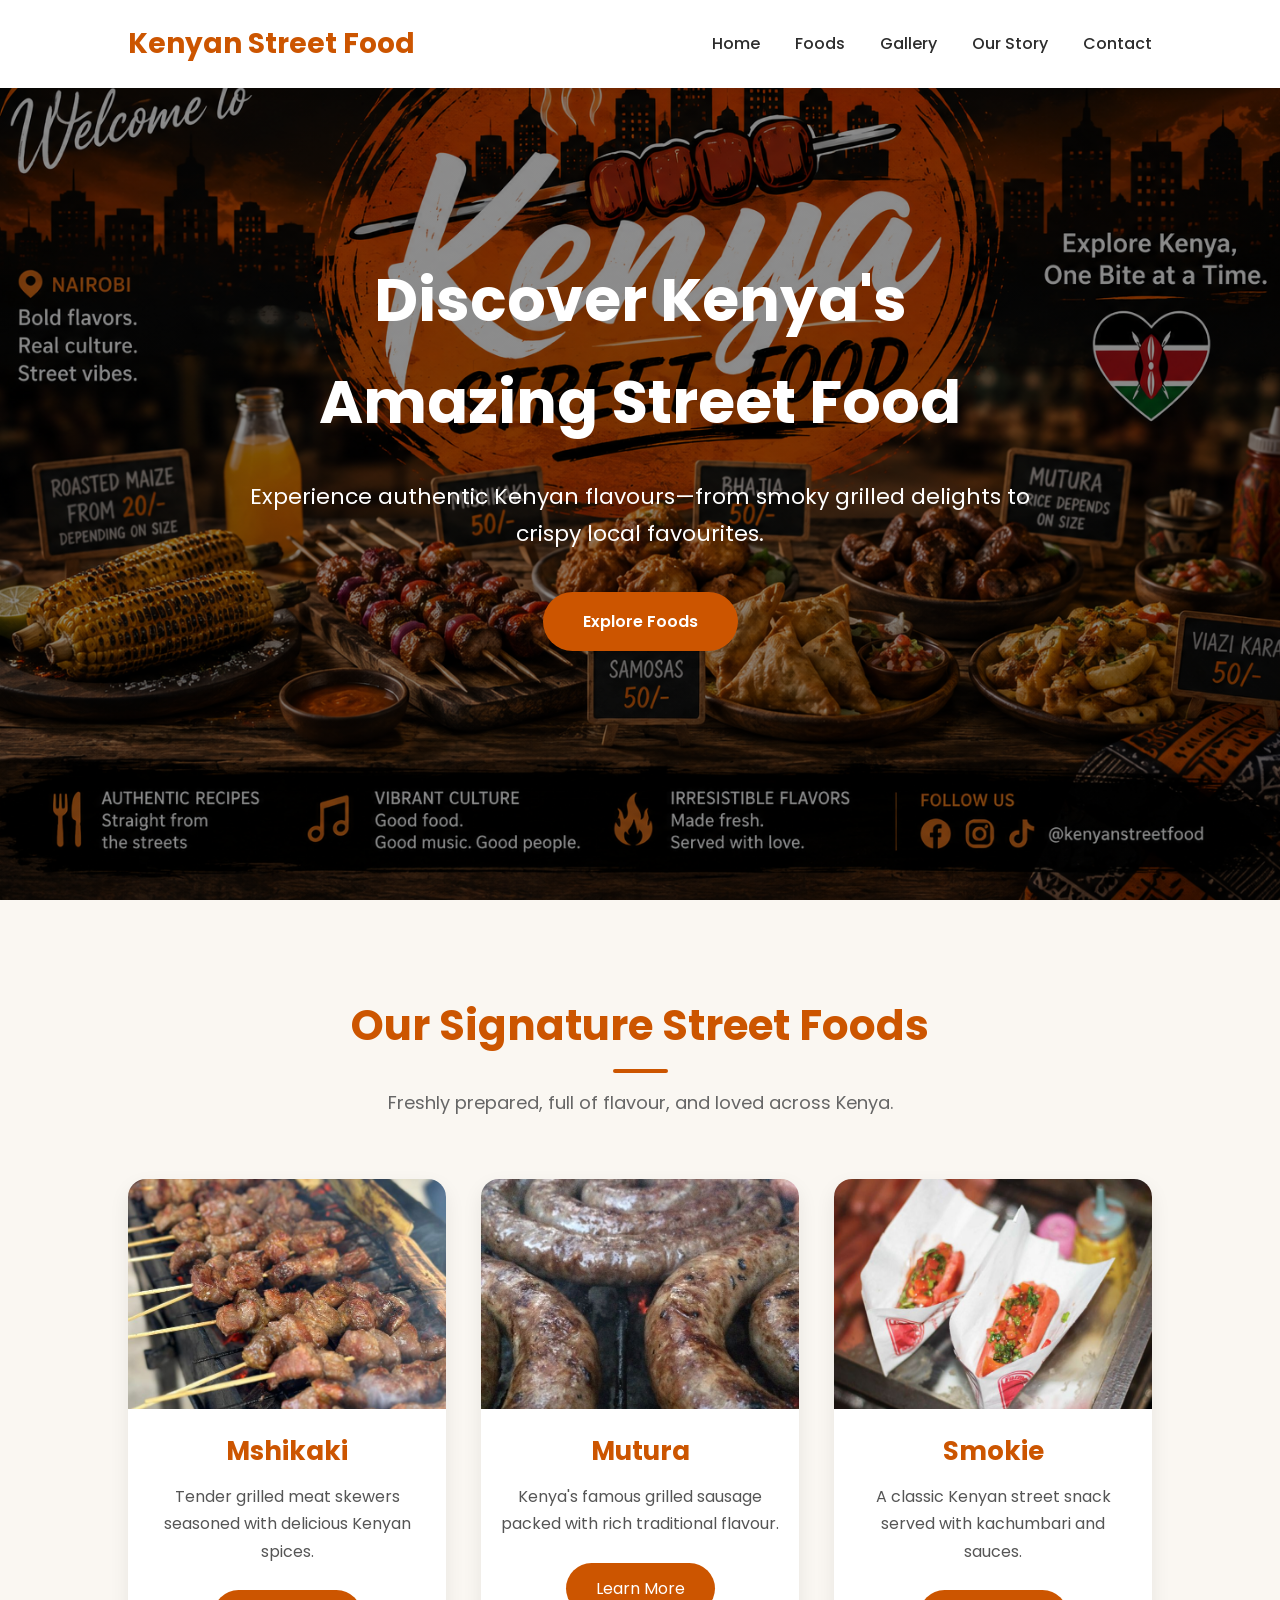
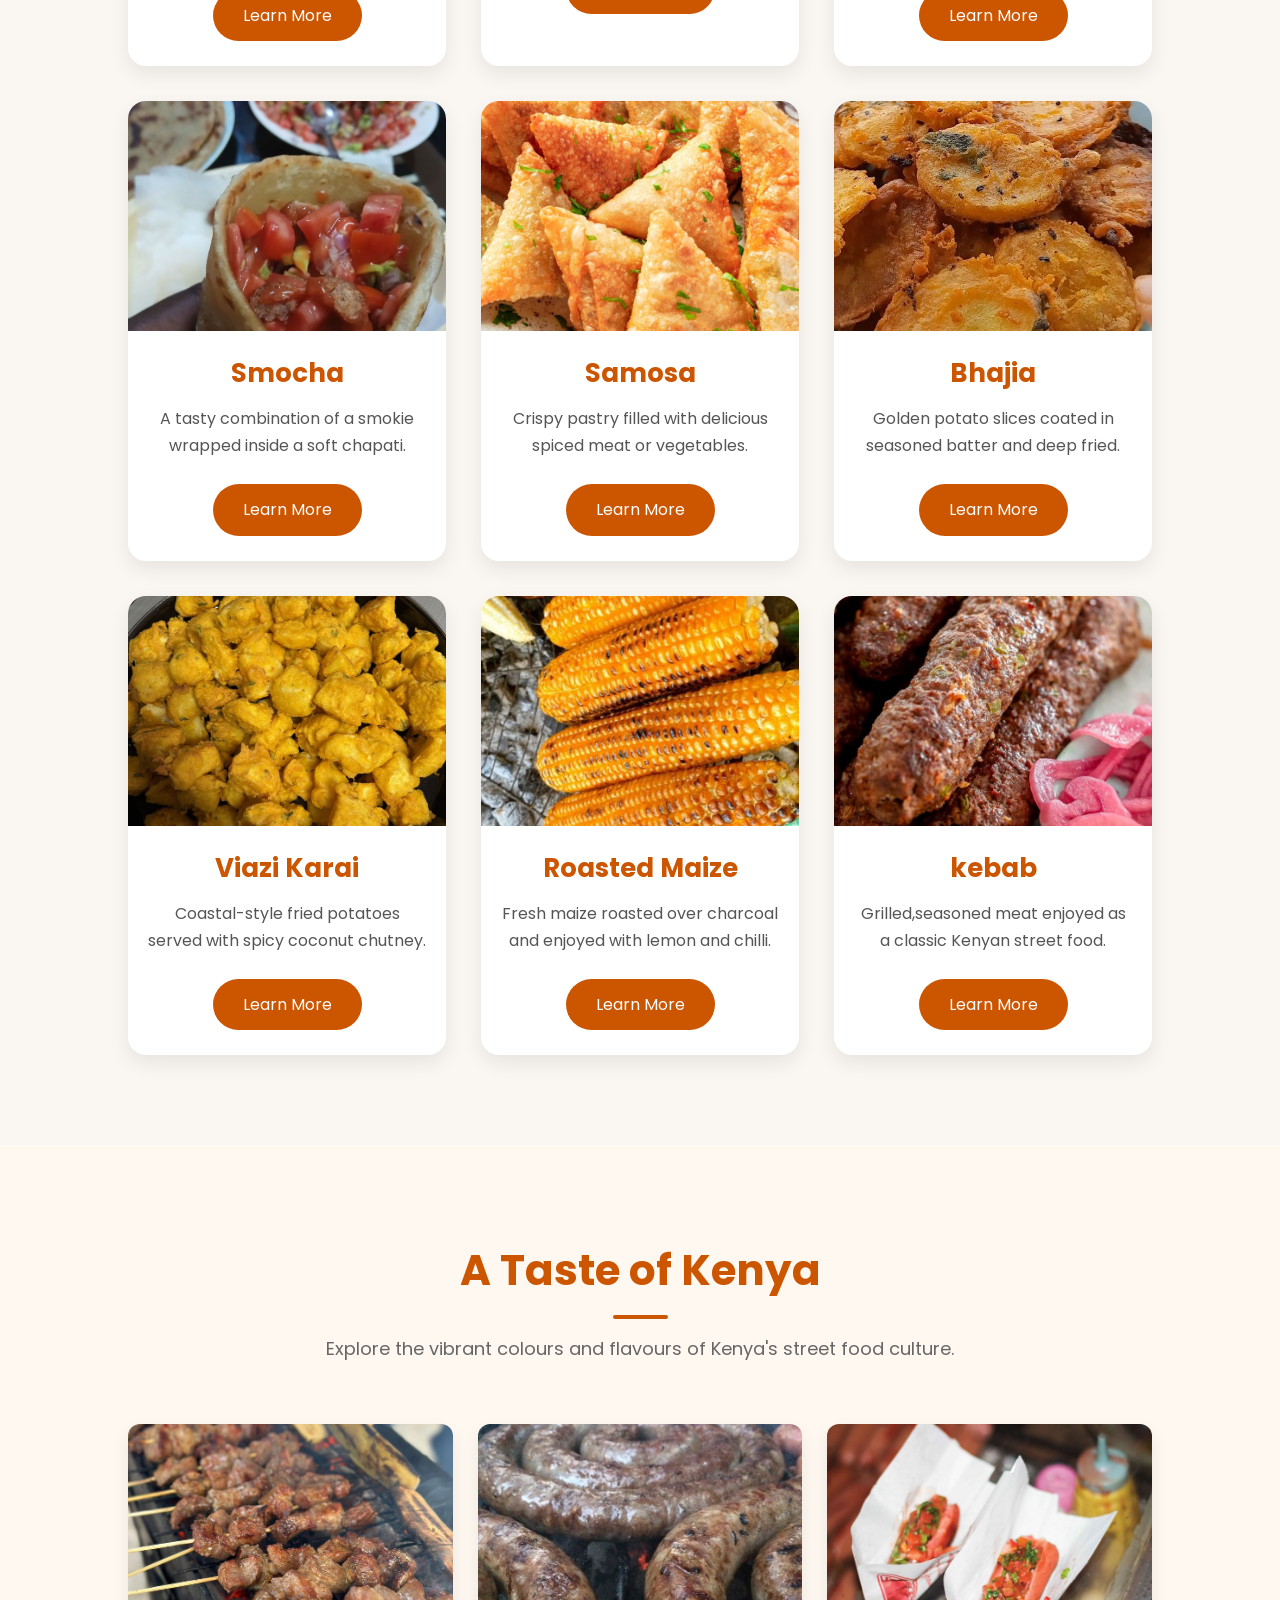
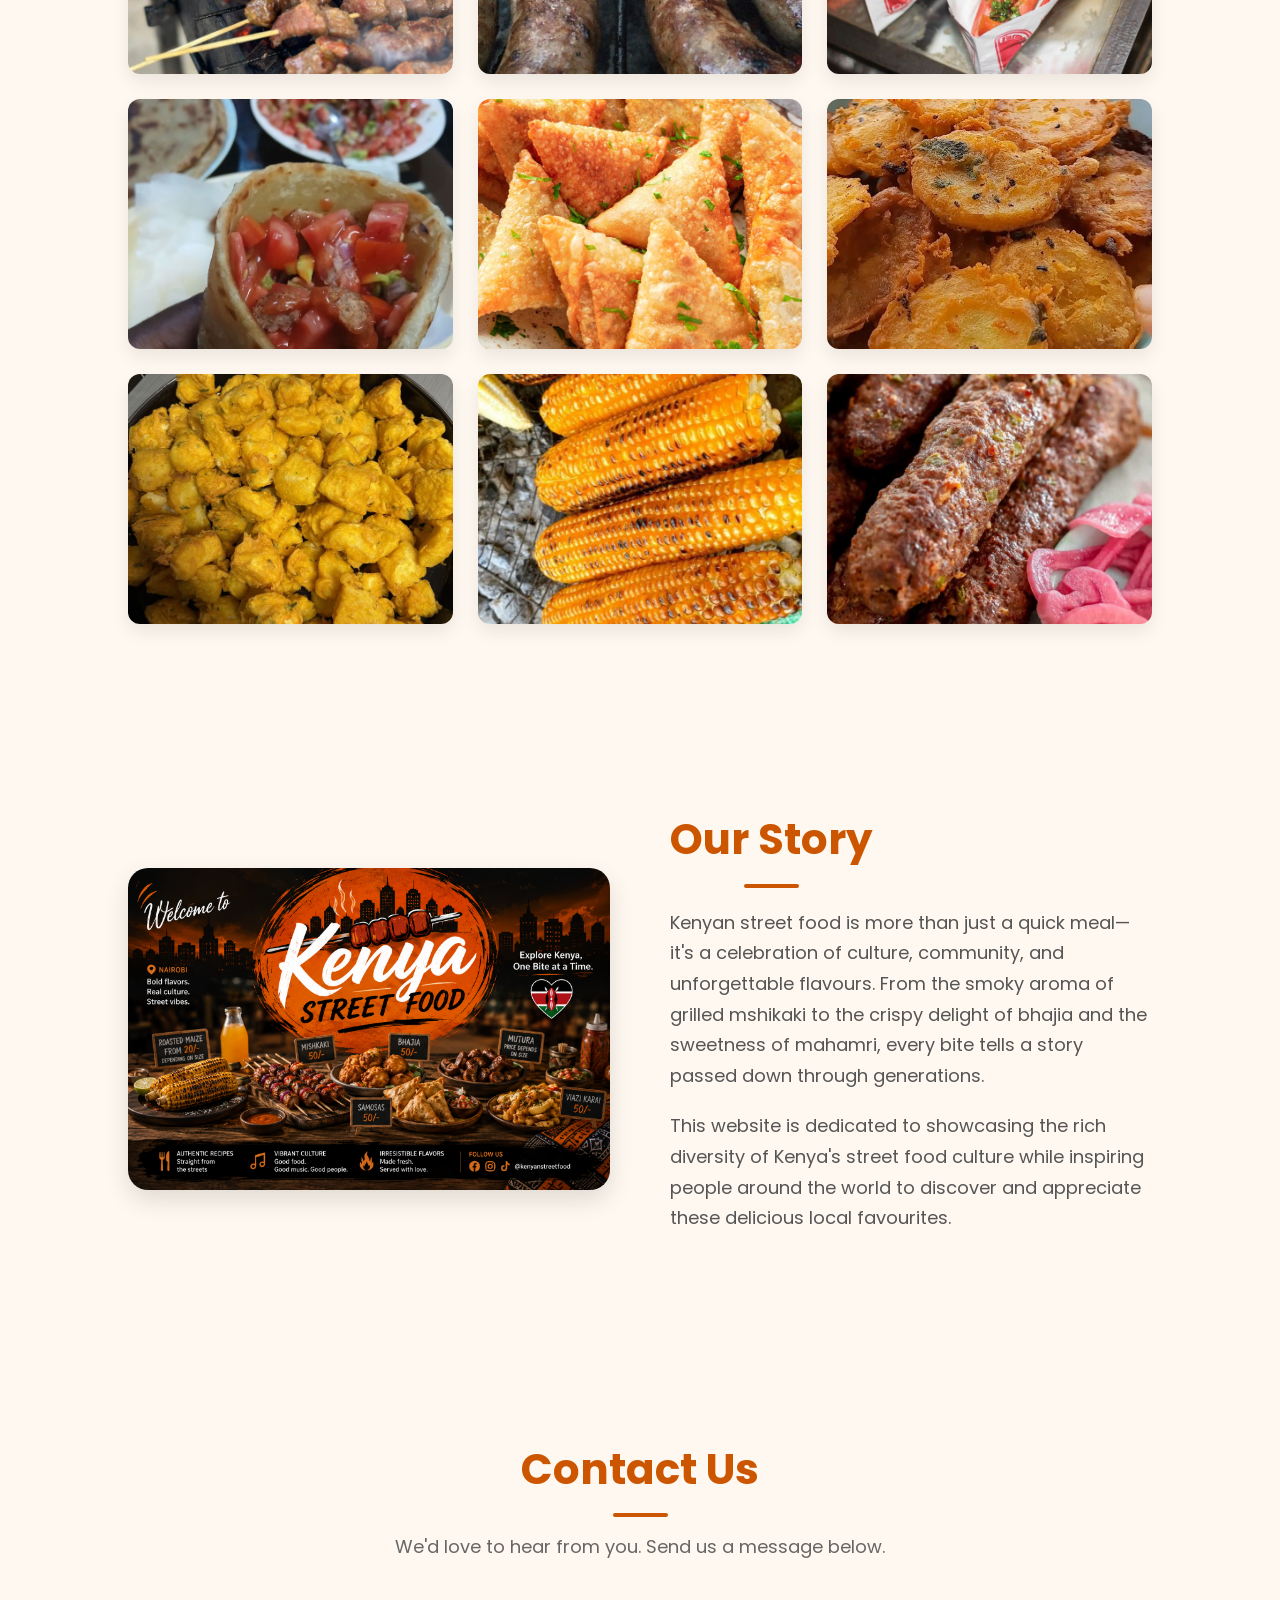
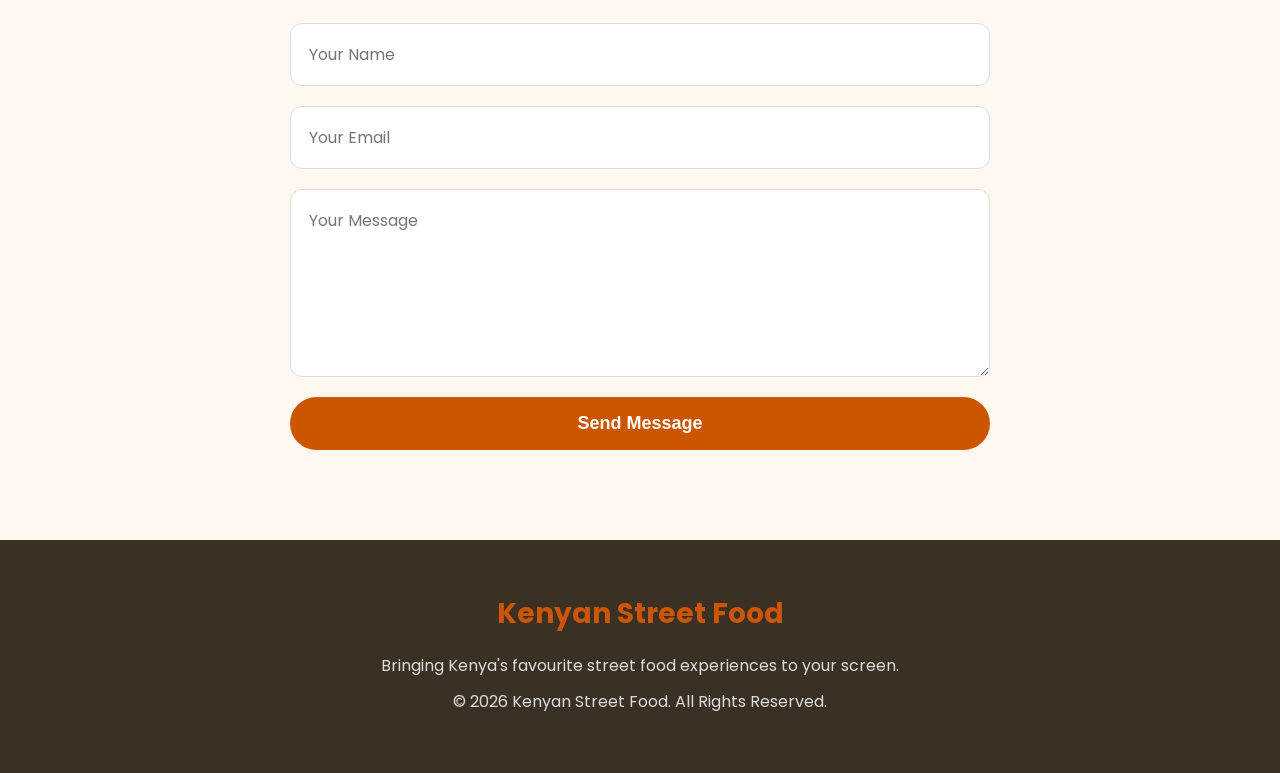
<file: index.html>
<!DOCTYPE html>
<html lang="en">
<head>
    <meta charset="UTF-8">
    <meta name="viewport" content="width=device-width, initial-scale=1.0">
    <title>Kenyan Street Food</title>

    <!-- Google Font -->
    <link href="https://fonts.googleapis.com/css2?family=Poppins:wght@300;400;500;600;700&display=swap" rel="stylesheet">

    <!-- CSS -->
    <link rel="stylesheet" href="style.css">
</head>

<body>

    <!-- Navigation -->
    <header>

        <nav class="navbar">

            <div class="logo">
                Kenyan Street Food
            </div>

            <ul class="nav-links">

                <li><a href="#home">Home</a></li>

                <li><a href="#foods">Foods</a></li>

                <li><a href="#gallery">Gallery</a></li>

                <li><a href="#about">Our Story</a></li>

                <li><a href="#contact">Contact</a></li>

            </ul>

        </nav>

    </header>


    <!-- Hero Section -->

    <section id="home" class="hero">

        <div class="hero-content">

            <h1>
                Discover Kenya's Amazing Street Food
            </h1>

            <p>
                Experience authentic Kenyan flavours—from smoky grilled delights to crispy local favourites.
            </p>

            <a href="food.html" class="hero-btn">
                Explore Foods
            </a>

        </div>

    </section>
        <!-- Our Signature Street Foods -->

    <section id="foods" class="foods">

        <div class="section-title">
            <h2>Our Signature Street Foods</h2>
            <p>Freshly prepared, full of flavour, and loved across Kenya.</p>
        </div>

        <div class="food-container">

            <div class="food-card">
                <img src="images/mshikaki.jpg" alt="Mshikaki">
                <h3>Mshikaki</h3>
                <p>Tender grilled meat skewers seasoned with delicious Kenyan spices.</p>
                <a href="#" class="food-btn">Learn More</a>
            </div>

            <div class="food-card">
                <img src="images/mutura.jpg" alt="Mutura">
                <h3>Mutura</h3>
                <p>Kenya's famous grilled sausage packed with rich traditional flavour.</p>
                <a href="#" class="food-btn">Learn More</a>
            </div>

            <div class="food-card">
                <img src="images/smokie.jpg" alt="Smokie">
                <h3>Smokie</h3>
                <p>A classic Kenyan street snack served with kachumbari and sauces.</p>
                <a href="#" class="food-btn">Learn More</a>
            </div>

            <div class="food-card">
                <img src="images/smocha.jpg" alt="Smocha">
                <h3>Smocha</h3>
                <p>A tasty combination of a smokie wrapped inside a soft chapati.</p>
                <a href="#" class="food-btn">Learn More</a>
            </div>

            <div class="food-card">
                <img src="images/samosa.jpg" alt="Samosa">
                <h3>Samosa</h3>
                <p>Crispy pastry filled with delicious spiced meat or vegetables.</p>
                <a href="#" class="food-btn">Learn More</a>
            </div>

            <div class="food-card">
                <img src="images/bhajia.jpg" alt="Bhajia">
                <h3>Bhajia</h3>
                <p>Golden potato slices coated in seasoned batter and deep fried.</p>
                <a href="#" class="food-btn">Learn More</a>
            </div>

            <div class="food-card">
                <img src="images/viazi-karai.jpg" alt="Viazi Karai">
                <h3>Viazi Karai</h3>
                <p>Coastal-style fried potatoes served with spicy coconut chutney.</p>
                <a href="#" class="food-btn">Learn More</a>
            </div>

            <div class="food-card">
                <img src="images/roasted-maize.jpg" alt="Roasted Maize">
                <h3>Roasted Maize</h3>
                <p>Fresh maize roasted over charcoal and enjoyed with lemon and chilli.</p>
                <a href="#" class="food-btn">Learn More</a>
            </div>

            <div class="food-card">
                <img src="images/kebab.jpg" alt="kebab">
                <h3>kebab</h3>
                <p>Grilled,seasoned meat enjoyed as a classic Kenyan street food.</p>
                <a href="#" class="food-btn">Learn More</a>
            </div>

        </div>

    </section>


    <!-- Gallery -->

    <section id="gallery" class="gallery">

        <div class="section-title">
            <h2>A Taste of Kenya</h2>
            <p>Explore the vibrant colours and flavours of Kenya's street food culture.</p>
        </div>

        <div class="gallery-container">

            <img src="images/mshikaki.jpg" alt="Mshikaki">
            <img src="images/mutura.jpg" alt="Mutura">
            <img src="images/smokie.jpg" alt="Smokie">
            <img src="images/smocha.jpg" alt="Smocha">
            <img src="images/samosa.jpg" alt="Samosa">
            <img src="images/bhajia.jpg" alt="Bhajia">
            <img src="images/viazi-karai.jpg" alt="Viazi Karai">
            <img src="images/roasted-maize.jpg" alt="Roasted Maize">
            <img src="images/kebab.jpg" alt="kebab">

        </div>

    </section>
        <!-- Our Story -->

    <section id="about" class="about">

        <div class="about-image">
            <img src="images/hero.jpg" alt="Kenyan Street Food">
        </div>

        <div class="about-text">

            <h2>Our Story</h2>

            <p>
                Kenyan street food is more than just a quick meal—it's a celebration of culture,
                community, and unforgettable flavours. From the smoky aroma of grilled mshikaki
                to the crispy delight of bhajia and the sweetness of mahamri, every bite tells
                a story passed down through generations.
            </p>

            <p>
                This website is dedicated to showcasing the rich diversity of Kenya's street
                food culture while inspiring people around the world to discover and appreciate
                these delicious local favourites.
            </p>

        </div>

    </section>


    <!-- Contact -->

    <section id="contact" class="contact">

        <div class="section-title">
            <h2>Contact Us</h2>
            <p>We'd love to hear from you. Send us a message below.</p>
        </div>

        <form class="contact-form">

            <input type="text" placeholder="Your Name" required>

            <input type="email" placeholder="Your Email" required>

            <textarea rows="6" placeholder="Your Message" required></textarea>

            <button type="submit">Send Message</button>

        </form>

    </section>


    <!-- Footer -->

    <footer>

        <h3>Kenyan Street Food</h3>

        <p>
            Bringing Kenya's favourite street food experiences to your screen.
        </p>

        <p>
            © 2026 Kenyan Street Food. All Rights Reserved.
        </p>

    </footer>

</body>
</html>
</file>
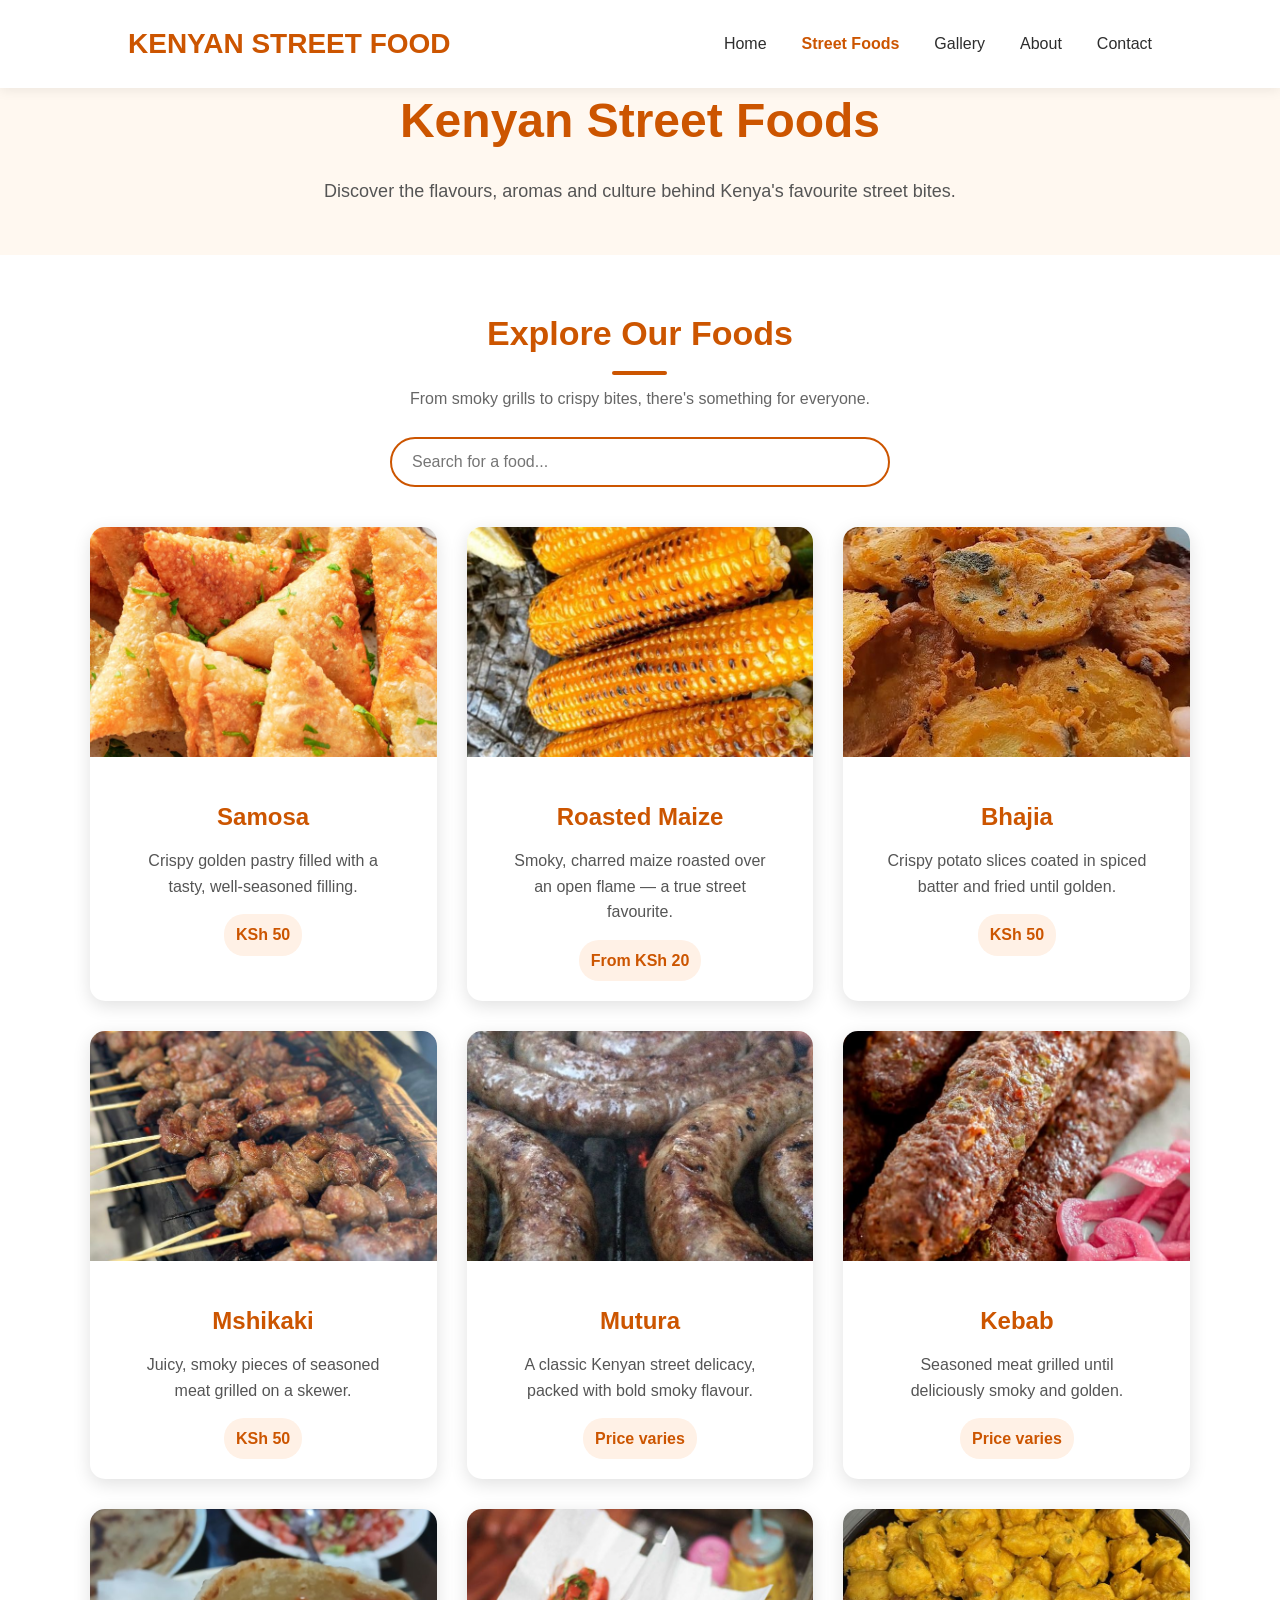
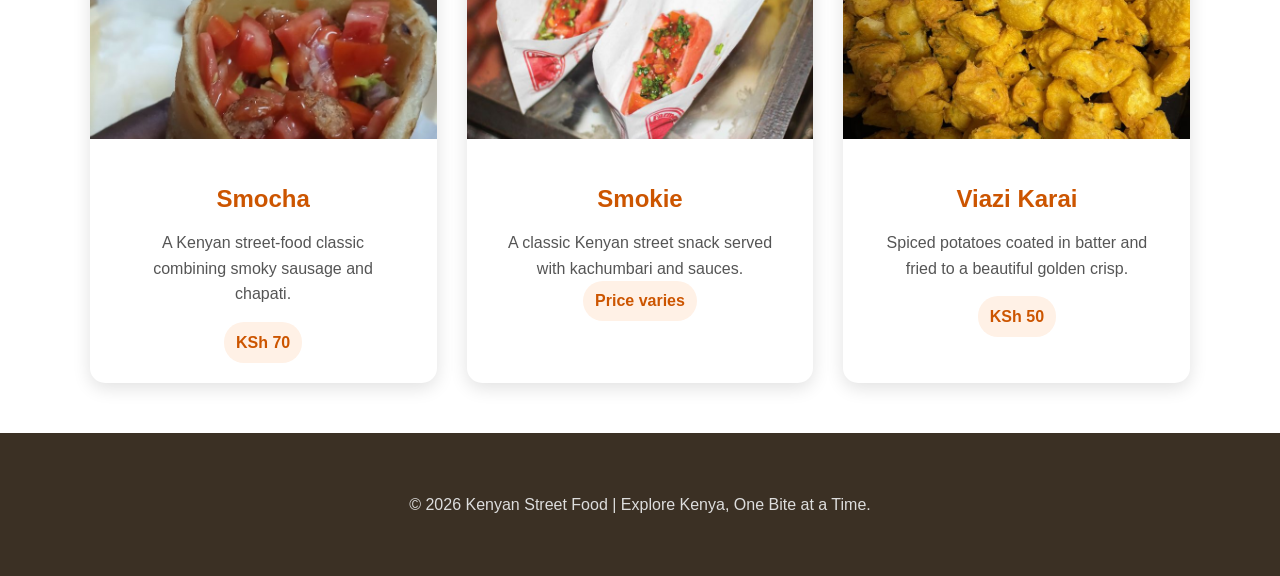
<file: food.html>
<!DOCTYPE html>
<html lang="en">
<head>
    <meta charset="UTF-8">
    <meta name="viewport" content="width=device-width, initial-scale=1.0">
    <title>Kenyan Street Food | Street Foods</title>
    <link rel="stylesheet" href="style.css">
</head>

<body>

<header>
    <nav class="navbar">
        <div class="logo">KENYAN STREET FOOD</div>

        <ul class="nav-links">
            <li><a href="index.html">Home</a></li>
            <li><a href="foods.html" class="active">Street Foods</a></li>
            <li><a href="#">Gallery</a></li>
            <li><a href="#">About</a></li>
            <li><a href="#">Contact</a></li>
        </ul>
    </nav>
</header>

<main>

    <section class="foods-hero">
        <h1>Kenyan Street Foods</h1>
        <p>Discover the flavours, aromas and culture behind Kenya's favourite street bites.</p>
    </section>

    <section class="foods-section">

        <div class="food-heading">
            <h2>Explore Our Foods</h2>
            <p>From smoky grills to crispy bites, there's something for everyone.</p>

            <input
                type="text"
                id="foodSearch"
                placeholder="Search for a food..."
                onkeyup="searchFoods()"
            >
        </div>

        <div class="food-grid" id="foodGrid">

            <div class="food-card">
                <img src="images/samosa.jpg" alt="Samosa">
                <div class="food-info">
                    <h3>Samosa</h3>
                    <p>Crispy golden pastry filled with a tasty, well-seasoned filling.</p>
                    <span>KSh 50</span>
                </div>
            </div>

            <div class="food-card">
                <img src="images/roasted-maize.jpg" alt="Roasted Maize">
                <div class="food-info">
                    <h3>Roasted Maize</h3>
                    <p>Smoky, charred maize roasted over an open flame — a true street favourite.</p>
                    <span>From KSh 20</span>
                </div>
            </div>

            <div class="food-card">
                <img src="images/bhajia.jpg" alt="Bhajia">
                <div class="food-info">
                    <h3>Bhajia</h3>
                    <p>Crispy potato slices coated in spiced batter and fried until golden.</p>
                    <span>KSh 50</span>
                </div>
            </div>

            <div class="food-card">
                <img src="images/mshikaki.jpg" alt="Mshikaki">
                <div class="food-info">
                    <h3>Mshikaki</h3>
                    <p>Juicy, smoky pieces of seasoned meat grilled on a skewer.</p>
                    <span>KSh 50</span>
                </div>
            </div>

            <div class="food-card">
                <img src="images/mutura.jpg" alt="Mutura">
                <div class="food-info">
                    <h3>Mutura</h3>
                    <p>A classic Kenyan street delicacy, packed with bold smoky flavour.</p>
                    <span>Price varies</span>
                </div>
            </div>

            <div class="food-card">
                <img src="images/kebab.jpg" alt="Kebab">
                <div class="food-info">
                    <h3>Kebab</h3>
                    <p>Seasoned meat grilled until deliciously smoky and golden.</p>
                    <span>Price varies</span>
                </div>
            </div>

            <div class="food-card">
                <img src="images/smocha.jpg" alt="Smocha">
                <div class="food-info">
                    <h3>Smocha</h3>
                    <p>A Kenyan street-food classic combining smoky sausage and chapati.</p>
                    <span>KSh 70</span>
                </div>
            </div>

            <div class="food-card">
                <img src="images/smokie.jpg" alt="Smokie">
                <div class="food-info">
                    <h3>Smokie</h3>
                    <p>A classic Kenyan street snack served with kachumbari and sauces.
                    <span>Price varies</span>
                </div>
            </div>

            <div class="food-card">
                <img src="images/viazi-karai.jpg" alt="Viazi Karai">
                <div class="food-info">
                    <h3>Viazi Karai</h3>
                    <p>Spiced potatoes coated in batter and fried to a beautiful golden crisp.</p>
                    <span>KSh 50</span>
                </div>
            </div>

        </div>

    </section>

</main>

<footer>
    <p>© 2026 Kenyan Street Food | Explore Kenya, One Bite at a Time.</p>
</footer>

<script>
function searchFoods() {
    let input = document.getElementById("foodSearch").value.toLowerCase();
    let cards = document.querySelectorAll(".food-card");

    cards.forEach(function(card) {
        let foodName = card.querySelector("h3").textContent.toLowerCase();

        if (foodName.includes(input)) {
            card.style.display = "block";
        } else {
            card.style.display = "none";
        }
    });
}
</script>

</body>
</html>
</file>
<file: style.css>
/* =========================
   GLOBAL STYLES
========================= */

*{
    margin:0;
    padding:0;
    box-sizing:border-box;
    scroll-behavior:smooth;
}

body{
    font-family:'Poppins',sans-serif;
    background:#FAF7F2;
    color:#2D2D2D;
    line-height:1.7;
}

img{
    max-width:100%;
    display:block;
}

a{
    text-decoration:none;
}

ul{
    list-style:none;
}

section{
    padding:90px 10%;
}


/* =========================
   NAVIGATION
========================= */

header{
    position:fixed;
    top:0;
    left:0;
    width:100%;
    background:white;
    box-shadow:0 2px 12px rgba(0,0,0,0.08);
    z-index:1000;
}

.navbar{
    display:flex;
    justify-content:space-between;
    align-items:center;
    padding:20px 10%;
}

.logo{
    font-size:28px;
    font-weight:700;
    color:#CC5500;
}

.nav-links{
    display:flex;
    gap:35px;
}

.nav-links a{
    color:#2D2D2D;
    font-weight:500;
    transition:.3s;
}

.nav-links a:hover{
    color:#CC5500;
}


/* =========================
   HERO
========================= */

.hero{

    height:100vh;

    background:
    linear-gradient(rgba(0,0,0,.45),
    rgba(0,0,0,.45)),
    url("images/hero.jpg");

    background-size:cover;
    background-position:center;

    display:flex;
    justify-content:center;
    align-items:center;
    text-align:center;

}

.hero-content{

    color:white;
    max-width:800px;

}

.hero h1{

    font-size:60px;
    margin-bottom:25px;

}

.hero p{

    font-size:22px;
    margin-bottom:40px;

}

.hero-btn{

    display:inline-block;

    background:#CC5500;

    color:white;

    padding:16px 40px;

    border-radius:40px;

    font-weight:600;

    transition:.4s;

}

.hero-btn:hover{

    background:#A84300;

    transform:translateY(-4px);

}
/* =========================
   SECTION TITLES
========================= */

.section-title{
    text-align:center;
    margin-bottom:60px;
}

.section-title h2{
    font-size:42px;
    color:#CC5500;
    margin-bottom:15px;
}

.section-title p{
    color:#666;
    font-size:18px;
}


/* =========================
   FOOD CARDS
========================= */

.food-container{
    display:grid;
    grid-template-columns:repeat(auto-fit,minmax(280px,1fr));
    gap:35px;
}

.food-card{
    background:#fff;
    border-radius:18px;
    overflow:hidden;
    box-shadow:0 8px 20px rgba(0,0,0,0.08);
    transition:.4s;
    text-align:center;
}

.food-card:hover{
    transform:translateY(-10px);
    box-shadow:0 15px 30px rgba(0,0,0,0.15);
}

.food-card img{
    width:100%;
    height:230px;
    object-fit:cover;
}

.food-card h3{
    color:#CC5500;
    font-size:26px;
    margin:20px 0 10px;
}

.food-card p{
    padding:0 20px;
    color:#555;
    margin-bottom:25px;
}

.food-btn{
    display:inline-block;
    margin-bottom:25px;
    background:#CC5500;
    color:#fff;
    padding:12px 30px;
    border-radius:30px;
    transition:.3s;
}

.food-btn:hover{
    background:#A84300;
}


/* =========================
   GALLERY
========================= */

.gallery{
    background:#FFF8F2;
}

.gallery-container{
    display:grid;
    grid-template-columns:repeat(auto-fit,minmax(250px,1fr));
    gap:25px;
}

.gallery-container img{
    width:100%;
    height:250px;
    object-fit:cover;
    border-radius:18px;
    box-shadow:0 8px 18px rgba(0,0,0,0.08);
    transition:.4s;
}

.gallery-container img:hover{
    transform:scale(1.05);
}
/* =========================
   ABOUT SECTION
========================= */

.about{
    display:grid;
    grid-template-columns:repeat(auto-fit,minmax(350px,1fr));
    gap:60px;
    align-items:center;
}

.about-image img{
    width:100%;
    border-radius:20px;
    box-shadow:0 10px 25px rgba(0,0,0,0.12);
}

.about-text h2{
    font-size:42px;
    color:#CC5500;
    margin-bottom:20px;
}

.about-text p{
    font-size:18px;
    color:#555;
    margin-bottom:20px;
}


/* =========================
   CONTACT
========================= */

.contact{
    background:#FFF8F2;
}

.contact-form{
    max-width:700px;
    margin:auto;
    display:flex;
    flex-direction:column;
    gap:20px;
}

.contact-form input,
.contact-form textarea{

    width:100%;
    padding:18px;
    border:1px solid #ddd;
    border-radius:12px;
    font-family:'Poppins',sans-serif;
    font-size:16px;
}

.contact-form input:focus,
.contact-form textarea:focus{

    outline:none;
    border:2px solid #CC5500;
}

.contact-form button{

    background:#CC5500;
    color:white;
    border:none;
    padding:16px;
    border-radius:35px;
    font-size:18px;
    font-weight:600;
    cursor:pointer;
    transition:.3s;
}

.contact-form button:hover{

    background:#A84300;
    transform:translateY(-3px);
}


/* =========================
   FOOTER
========================= */

footer{

    background:#3B3024;
    color:white;
    text-align:center;
    padding:50px 20px;
}

footer h3{

    color:#CC5500;
    margin-bottom:15px;
    font-size:28px;
}

footer p{

    color:#ddd;
    margin:8px 0;
}


/* =========================
   SCROLLBAR
========================= */

::-webkit-scrollbar{

    width:10px;
}

::-webkit-scrollbar-track{

    background:#FAF7F2;
}

::-webkit-scrollbar-thumb{

    background:#CC5500;
    border-radius:10px;
}

::-webkit-scrollbar-thumb:hover{

    background:#A84300;
}


/* =========================
   RESPONSIVE DESIGN
========================= */

@media(max-width:900px){

    .navbar{

        flex-direction:column;
        gap:20px;
    }

    .nav-links{

        flex-wrap:wrap;
        justify-content:center;
        gap:20px;
    }

    .hero h1{

        font-size:42px;
    }

    .hero p{

        font-size:18px;
    }

    section{

        padding:70px 8%;
    }
}
/* ================================
   EXTRA POLISH
================================ */

/* Smooth interactions */
.hero-btn,
.food-card,
.nav-links a {
    transition: all 0.3s ease;
}

/* Explore Foods button */
.hero-btn:hover {
    transform: translateY(-3px);
    box-shadow: 0 8px 20px rgba(0, 0, 0, 0.25);
}

/* Food cards */
.food-card {
    transition: transform 0.3s ease, box-shadow 0.3s ease;
}

.food-card:hover {
    transform: translateY(-8px);
    box-shadow: 0 12px 25px rgba(0, 0, 0, 0.18);
}

/* Navigation links */
.nav-links a:hover {
    transform: translateY(-2px);
}

/* Better images */
.food-card img {
    transition: transform 0.4s ease;
}

.food-card:hover img {
    transform: scale(1.04);
}

/* Mobile improvements */
@media (max-width: 600px) {

    .hero {
        min-height: 100vh;
        padding: 30px 20px;
    }

    .hero h1 {
        font-size: 34px;
        line-height: 1.2;
    }

    .hero p {
        font-size: 16px;
        line-height: 1.6;
    }

    .hero-btn {
        padding: 12px 24px;
        font-size: 15px;
    }

    section {
        padding: 50px 5%;
    }
}
/* =================================
   MOBILE + GALLERY + KENYAN TOUCH
================================= */

/* Better mobile navigation and layout */
@media (max-width: 600px) {
    .nav-links {
        gap: 12px;
        flex-wrap: wrap;
        justify-content: center;
    }

    .nav-links a {
        font-size: 14px;
    }

    .hero {
        text-align: center;
    }

    .hero h1 {
        max-width: 100%;
    }
}

/* Gallery images */
.gallery img {
    width: 100%;
    height: 250px;
    object-fit: cover;
    border-radius: 12px;
    transition: transform 0.3s ease, box-shadow 0.3s ease;
}

.gallery img:hover {
    transform: scale(1.03);
    box-shadow: 0 10px 25px rgba(0, 0, 0, 0.2);
}

/* Kenyan-inspired section detail */
section h2 {
    position: relative;
    display: inline-block;
}

section h2::after {
    content: "";
    display: block;
    width: 55px;
    height: 4px;
    margin: 8px auto 0;
    background: #CC5500;
    border-radius: 5px;
}

/* Warm Kenyan-style section background */
.gallery,
.about,
.contact {
    background: #fff8f0;
}
/* =========================================
   STREET FOODS PAGE
========================================= */

.foods-hero {
    text-align: center;
    padding: 80px 20px 50px;
    background: #fff8f0;
}

.foods-hero h1 {
    color: #CC5500;
    font-size: 48px;
    margin-bottom: 15px;
}

.foods-hero p {
    color: #555;
    font-size: 18px;
    max-width: 650px;
    margin: auto;
    line-height: 1.6;
}

.foods-section {
    padding: 50px 7%;
    background: #ffffff;
}

.food-heading {
    text-align: center;
    margin-bottom: 40px;
}

.food-heading h2 {
    color: #CC5500;
    font-size: 34px;
    margin-bottom: 10px;
}

.food-heading p {
    color: #666;
    margin-bottom: 25px;
}

#foodSearch {
    width: min(500px, 90%);
    padding: 14px 20px;
    border: 2px solid #CC5500;
    border-radius: 30px;
    font-size: 16px;
    outline: none;
    transition: 0.3s ease;
}

#foodSearch:focus {
    box-shadow: 0 0 0 4px rgba(204, 85, 0, 0.15);
}

.food-grid {
    display: grid;
    grid-template-columns: repeat(3, 1fr);
    gap: 30px;
    max-width: 1200px;
    margin: auto;
}

.food-grid .food-card {
    background: #fff;
    border-radius: 15px;
    overflow: hidden;
    box-shadow: 0 5px 18px rgba(0, 0, 0, 0.12);
}

.food-grid .food-card img {
    width: 100%;
    height: 230px;
    object-fit: cover;
    display: block;
}

.food-info {
    padding: 20px;
}

.food-info h3 {
    color: #CC5500;
    font-size: 24px;
    margin-bottom: 10px;
}

.food-info p {
    color: #555;
    line-height: 1.6;
    margin-bottom: 15px;
}

.food-info span {
    display: inline-block;
    font-weight: bold;
    color: #CC5500;
    background: #fff1e6;
    padding: 7px 12px;
    border-radius: 20px;
}

/* Food page navigation */
.nav-links a.active {
    color: #CC5500;
    font-weight: bold;
}

/* Mobile */
@media (max-width: 900px) {
    .food-grid {
        grid-template-columns: repeat(2, 1fr);
    }

    .foods-hero h1 {
        font-size: 40px;
    }
}

@media (max-width: 600px) {
    .food-grid {
        grid-template-columns: 1fr;
    }

    .foods-section {
        padding: 40px 5%;
    }

    .foods-hero {
        padding: 60px 20px 40px;
    }

    .foods-hero h1 {
        font-size: 32px;
    }

    .foods-hero p {
        font-size: 16px;
    }

    .food-heading h2 {
        font-size: 28px;
    }

    .food-grid .food-card img {
        height: 220px;
    }
}
</file>
